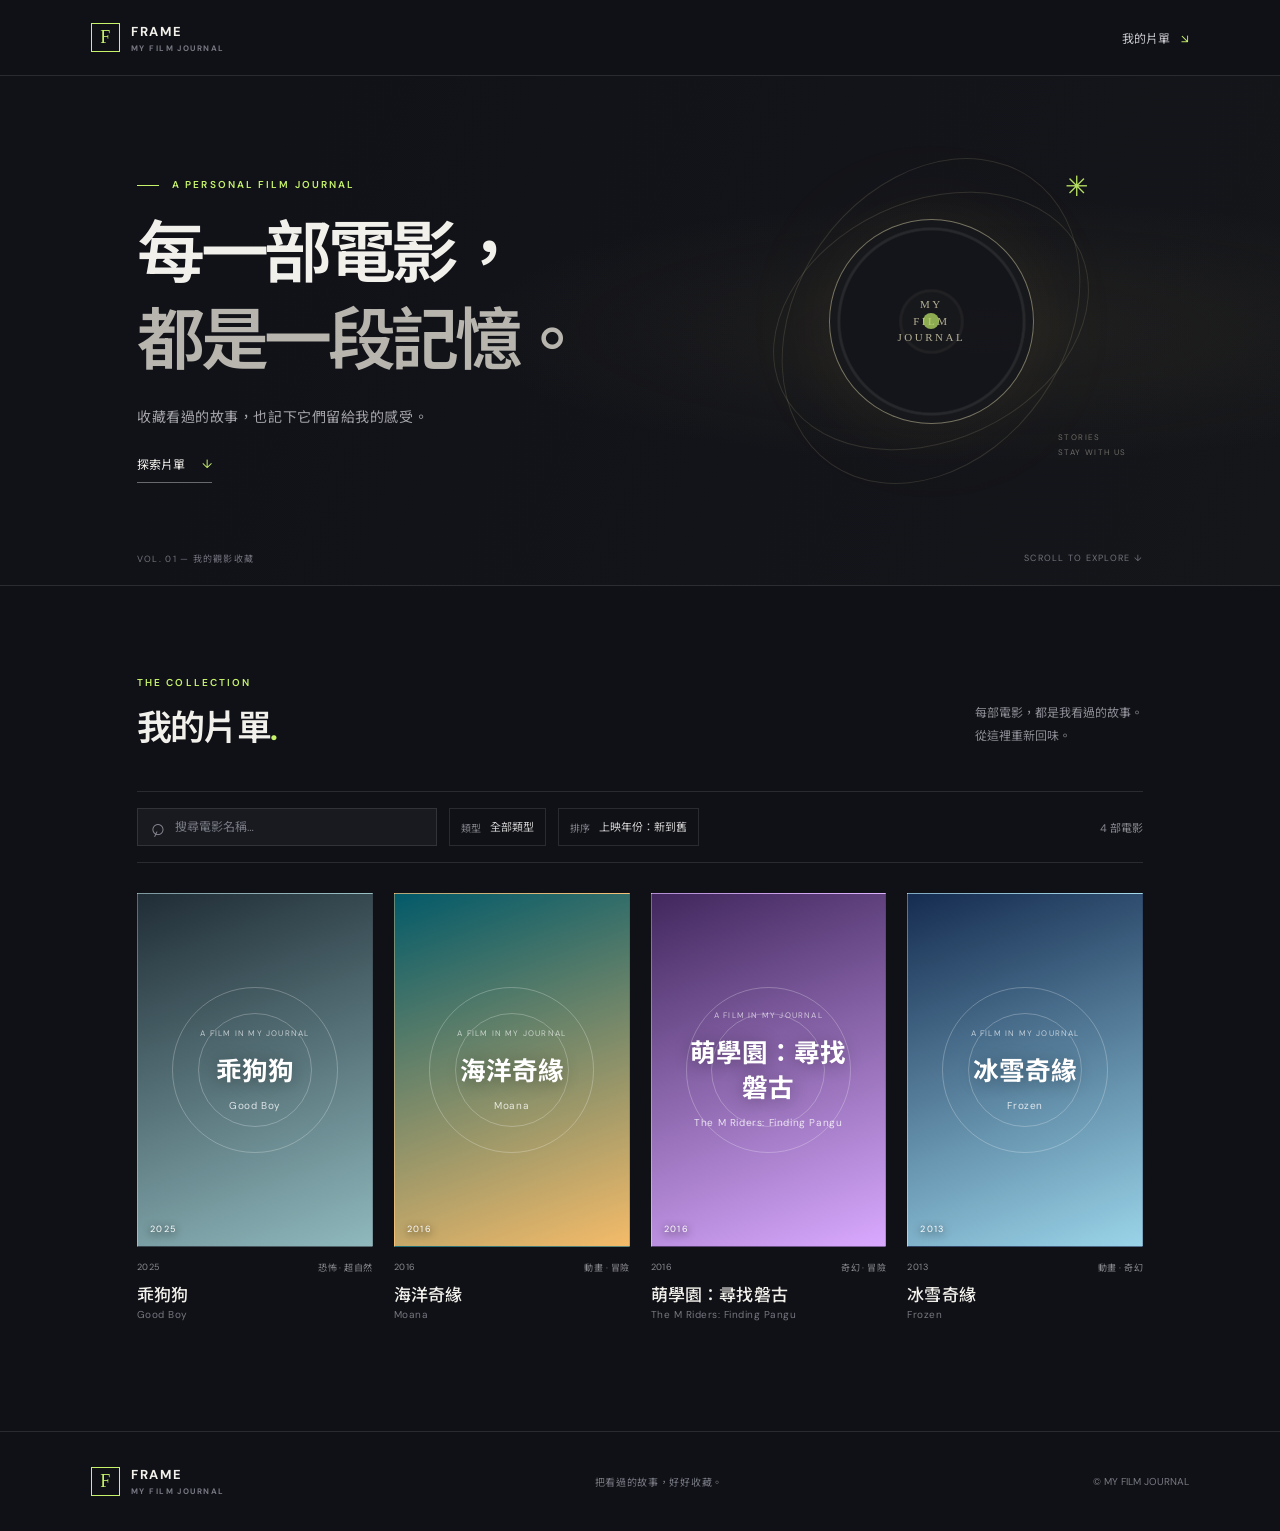
<file: index.html>
﻿<!doctype html>
<html lang="zh-Hant">
<head>
  <meta charset="utf-8">
  <meta name="viewport" content="width=device-width, initial-scale=1">
  <meta name="theme-color" content="#101116">
  <meta name="description" content="以海報卡片瀏覽電影，記錄每一段觀影感受。">
  <title>片單｜我的觀影筆記</title>
  <link rel="preconnect" href="https://fonts.googleapis.com">
  <link rel="preconnect" href="https://fonts.gstatic.com" crossorigin>
  <link href="https://fonts.googleapis.com/css2?family=DM+Sans:wght@400;500;600;700&family=Noto+Sans+TC:wght@400;500;600;700;800&display=swap" rel="stylesheet">
  <link rel="stylesheet" href="styles.css">
</head>
<body>
  <header class="topbar">
    <a class="brand" href="index.html" aria-label="回到我的片單首頁"><span class="brand-mark">F</span><span>FRAME <small>MY FILM JOURNAL</small></span></a>
    <a class="top-link" href="#collection">我的片單 <span aria-hidden="true">↘</span></a>
  </header>
  <main>
    <section class="hero">
      <div class="hero-copy">
        <p class="eyebrow"><span class="eyebrow-line"></span> A PERSONAL FILM JOURNAL</p>
        <h1>每一部電影，<br><em>都是一段記憶。</em></h1>
        <p class="hero-desc">收藏看過的故事，也記下它們留給我的感受。</p>
        <a class="hero-cta" href="#collection">探索片單 <span>↓</span></a>
      </div>
      <div class="hero-art" aria-hidden="true"><div class="orbit orbit-one"></div><div class="orbit orbit-two"></div><div class="hero-disc"><span>MY<br>FILM<br>JOURNAL</span><i></i></div><div class="hero-star">✳</div><div class="hero-note">STORIES<br>STAY WITH US</div></div>
      <div class="hero-bottom"><span>VOL. 01 — 我的觀影收藏</span><span>SCROLL TO EXPLORE ↓</span></div>
    </section>
    <section class="collection section-wrap" id="collection">
      <div class="section-heading"><div><p class="eyebrow">THE COLLECTION</p><h2>我的片單<span class="heading-dot">.</span></h2></div><p class="collection-note">每部電影，都是我看過的故事。<br>從這裡重新回味。</p></div>
      <div class="toolbar"><label class="search-box"><span aria-hidden="true">⌕</span><input id="search" type="search" placeholder="搜尋電影名稱…" aria-label="搜尋電影名稱"></label><label class="filter-wrap"><span>類型</span><select id="genre-filter" aria-label="依類型篩選"><option value="all">全部類型</option></select></label><label class="filter-wrap sort-wrap"><span>排序</span><select id="sort-order" aria-label="排序"><option value="newest">上映年份：新到舊</option><option value="oldest">上映年份：舊到新</option><option value="title">片名：A–Z</option></select></label><span class="result-count" id="result-count"></span></div>
      <div class="movie-grid" id="movie-grid" aria-live="polite"></div>
      <p class="empty-state" id="empty-state" hidden>找不到符合條件的電影，試試其他關鍵字或類型。</p>
    </section>
  </main>
  <footer class="footer"><a class="brand footer-brand" href="index.html"><span class="brand-mark">F</span><span>FRAME <small>MY FILM JOURNAL</small></span></a><p>把看過的故事，好好收藏。</p><span>© MY FILM JOURNAL</span></footer>
  <script src="data/movies.js"></script><script src="js/site.js"></script>
</body>
</html>
</file>
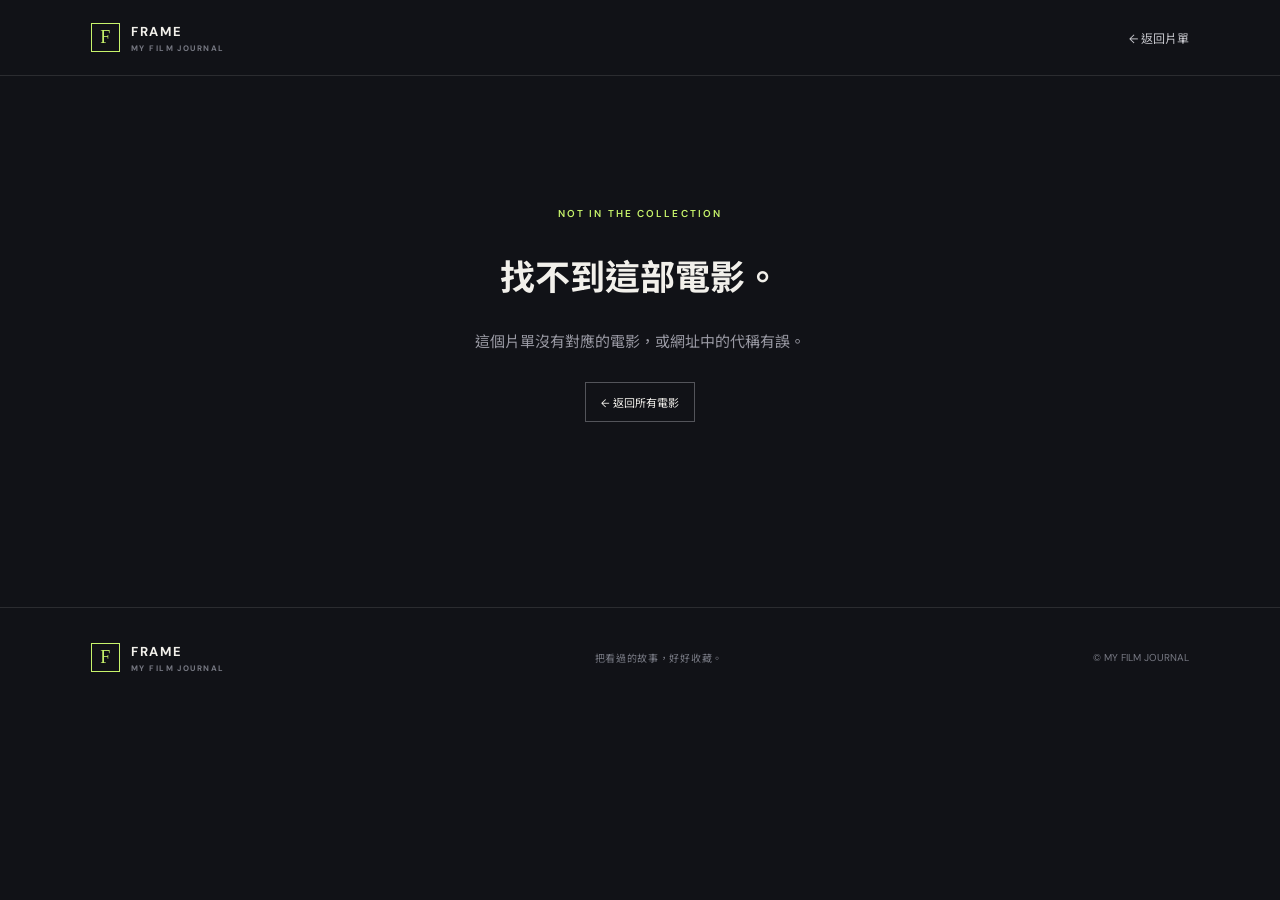
<file: movie.html>
﻿<!doctype html>
<html lang="zh-Hant">
<head>
  <meta charset="utf-8">
  <meta name="viewport" content="width=device-width, initial-scale=1">
  <meta name="theme-color" content="#101116">
  <title>電影資訊｜我的觀影筆記</title>
  <link rel="preconnect" href="https://fonts.googleapis.com"><link rel="preconnect" href="https://fonts.gstatic.com" crossorigin>
  <link href="https://fonts.googleapis.com/css2?family=DM+Sans:wght@400;500;600;700&family=Noto+Sans+TC:wght@400;500;600;700;800&display=swap" rel="stylesheet">
  <link rel="stylesheet" href="styles.css">
</head>
<body class="detail-body">
  <header class="topbar"><a class="brand" href="index.html"><span class="brand-mark">F</span><span>FRAME <small>MY FILM JOURNAL</small></span></a><a class="top-link" href="index.html">← 返回片單</a></header>
  <main id="movie-detail" class="detail-main"></main>
  <footer class="footer"><a class="brand footer-brand" href="index.html"><span class="brand-mark">F</span><span>FRAME <small>MY FILM JOURNAL</small></span></a><p>把看過的故事，好好收藏。</p><span>© MY FILM JOURNAL</span></footer>
  <script src="data/movies.js"></script><script src="js/site.js"></script>
</body>
</html>
</file>
<file: styles.css>
﻿:root{--ink:#f2f0eb;--muted:#9999a3;--bg:#101116;--panel:#17181f;--line:rgba(255,255,255,.11);--accent:#c7f36b;--font:"DM Sans","Noto Sans TC",sans-serif}*{box-sizing:border-box}html{scroll-behavior:smooth}body{margin:0;background:var(--bg);color:var(--ink);font-family:var(--font);font-size:15px;-webkit-font-smoothing:antialiased}a{color:inherit;text-decoration:none}.topbar{height:76px;padding:0 7.1%;display:flex;align-items:center;justify-content:space-between;border-bottom:1px solid var(--line)}.brand{display:flex;align-items:center;gap:11px;font-size:13px;font-weight:700;letter-spacing:.13em}.brand small{display:block;color:#777983;font-size:8px;letter-spacing:.18em;margin-top:3px}.brand-mark{width:29px;height:29px;border:1px solid var(--accent);color:var(--accent);display:grid;place-items:center;font-family:Georgia,serif;font-size:18px;font-weight:400;letter-spacing:0}.top-link{font-size:12px;color:#c8c8ce}.top-link span{color:var(--accent);padding-left:8px}.hero{min-height:510px;position:relative;overflow:hidden;padding:102px 10.7% 65px;border-bottom:1px solid var(--line);background:radial-gradient(ellipse at 77% 50%,rgba(121,112,70,.12),transparent 37%),linear-gradient(110deg,#111218 20%,#15161a 100%)}.hero-copy{position:relative;z-index:2}.eyebrow{font-size:10px;letter-spacing:.21em;color:var(--accent);font-weight:600;margin:0 0 20px}.eyebrow-line{display:inline-block;width:22px;height:1px;background:var(--accent);vertical-align:middle;margin-right:9px}.hero h1{font-size:clamp(39px,5.5vw,68px);letter-spacing:-.065em;line-height:1.28;margin:0;font-weight:600}.hero h1 em{font-style:normal;color:#b7b5ae}.hero-desc{margin:21px 0 28px;color:#a4a3aa;font-size:14px;letter-spacing:.04em}.hero-cta{display:inline-flex;align-items:center;gap:17px;border-bottom:1px solid #686970;padding:0 0 9px;font-size:12px}.hero-cta span{color:var(--accent)}.hero-art{position:absolute;width:390px;height:390px;top:50px;right:12%;display:grid;place-items:center;opacity:.9}.orbit{position:absolute;border:1px solid rgba(216,205,160,.16);border-radius:50%;transform:rotate(-25deg)}.orbit-one{width:330px;height:240px}.orbit-two{width:270px;height:350px;transform:rotate(35deg)}.hero-disc{width:205px;height:205px;border:1px solid rgba(226,216,173,.52);border-radius:50%;background:radial-gradient(circle at center,#17181c 0 20%,#222225 21% 22%,#14151a 23% 63%,#292a2d 64% 65%,#17181c 66%);display:grid;place-items:center;color:#c7c0a2;font:11px/1.5 Georgia,serif;letter-spacing:.23em;text-align:center;box-shadow:0 0 100px rgba(219,194,114,.09)}.hero-disc i{position:absolute;width:16px;height:16px;border-radius:50%;background:var(--accent);opacity:.75}.hero-star{position:absolute;right:38px;top:42px;color:var(--accent);font-size:28px}.hero-note{position:absolute;right:0;bottom:57px;color:#77756f;font-size:8px;line-height:1.8;letter-spacing:.17em}.hero-bottom{position:absolute;left:10.7%;right:10.7%;bottom:20px;display:flex;justify-content:space-between;color:#72727c;font-size:9px;letter-spacing:.14em}.section-wrap{padding:90px 10.7% 110px}.section-heading{display:flex;justify-content:space-between;align-items:end;margin-bottom:40px}.section-heading .eyebrow{margin-bottom:10px}.section-heading h2{margin:0;font-size:35px;letter-spacing:-.05em;font-weight:600}.heading-dot{color:var(--accent)}.collection-note{color:#8b8b94;font-size:12px;line-height:1.9;margin:0 0 3px}.toolbar{display:flex;align-items:center;gap:12px;border-top:1px solid var(--line);border-bottom:1px solid var(--line);padding:16px 0;margin-bottom:30px}.search-box{height:38px;max-width:300px;flex:1;display:flex;align-items:center;gap:9px;background:#191a20;border:1px solid var(--line);padding:0 12px;color:#868790}.search-box span{font-size:24px;line-height:1;transform:rotate(-20deg)}.search-box input{width:100%;border:0;outline:0;background:transparent;color:var(--ink);font:inherit;font-size:12px}.search-box input::placeholder{color:#777983}.filter-wrap{height:38px;display:flex;align-items:center;gap:9px;padding:0 11px;border:1px solid var(--line);color:#81828b;font-size:10px}.filter-wrap select{appearance:none;border:0;outline:0;background:transparent;color:#d2d1d1;font:inherit;font-size:11px;cursor:pointer}.filter-wrap option{background:#17181f}.result-count{margin-left:auto;color:#888991;font-size:11px}.movie-grid{display:grid;grid-template-columns:repeat(4,minmax(0,1fr));gap:32px 21px}.movie-card{min-width:0;display:block;transition:transform .25s ease}.movie-card:hover{transform:translateY(-5px)}.poster-wrap{position:relative}.poster-frame{position:relative;overflow:hidden;aspect-ratio:2/3;background:linear-gradient(145deg,var(--poster-from),var(--poster-to));border:1px solid rgba(255,255,255,.1);isolation:isolate}.poster-frame img{position:absolute;z-index:1;width:100%;height:100%;object-fit:cover;inset:0;transition:transform .5s ease}.movie-card:hover .poster-frame img{transform:scale(1.035)}.poster-fallback{position:absolute;inset:0;display:flex;align-items:center;justify-content:center;flex-direction:column;text-align:center;padding:12%;background:linear-gradient(160deg,var(--poster-from),var(--poster-to));color:#fff}.poster-fallback:before,.poster-fallback:after{content:"";position:absolute;border:1px solid rgba(255,255,255,.25);border-radius:50%;width:70%;aspect-ratio:1}.poster-fallback:after{width:48%}.poster-fallback-kicker{font:8px var(--font);letter-spacing:.15em;opacity:.65;margin-bottom:17px}.poster-fallback strong{position:relative;z-index:1;font-size:clamp(19px,2vw,29px);line-height:1.35;text-shadow:0 2px 18px #0005}.poster-fallback small{position:relative;z-index:1;margin-top:10px;font:10px var(--font);letter-spacing:.06em;opacity:.8}.poster-year{position:absolute;z-index:2;left:12px;bottom:11px;font-size:9px;letter-spacing:.15em;color:#fff;text-shadow:0 2px 8px #000}.card-arrow{position:absolute;z-index:3;right:10px;top:10px;background:var(--accent);color:#171a15;width:30px;height:30px;display:grid;place-items:center;font-size:15px;opacity:0;transform:translate(-3px,3px);transition:.2s}.movie-card:hover .card-arrow,.movie-card:focus-visible .card-arrow{opacity:1;transform:none}.card-meta{display:flex;justify-content:space-between;gap:7px;margin-top:14px;color:#898991;font-size:9px;letter-spacing:.05em}.card-meta span:last-child{text-align:right}.movie-card h3{font-size:17px;font-weight:500;margin:7px 0 2px;letter-spacing:.01em}.card-original{margin:0;color:#767780;font-size:10px;letter-spacing:.05em}.empty-state{text-align:center;color:var(--muted);padding:50px 0}.footer{min-height:100px;padding:22px 7.1%;display:flex;align-items:center;justify-content:space-between;border-top:1px solid var(--line);color:#777983;font-size:10px}.footer-brand{color:var(--ink)}.footer p{margin:0;letter-spacing:.07em}.detail-body{background:#111217}.detail-main{max-width:1120px;margin:0 auto;padding:36px 6% 90px}.back-link{display:inline-block;color:#a4a4ac;font-size:11px;margin-bottom:35px}.back-link:hover,.detail-bottom a:hover{color:var(--accent)}.detail-hero{display:grid;grid-template-columns:minmax(190px,285px) 1fr;gap:8.5%;align-items:center;padding-bottom:62px;border-bottom:1px solid var(--line)}.detail-poster{max-width:285px;width:100%;box-shadow:0 20px 70px #0007}.poster-detail{aspect-ratio:2/3}.poster-detail .poster-fallback strong{font-size:30px}.detail-heading .eyebrow{margin-bottom:14px}.detail-heading h1{font-size:clamp(34px,5vw,57px);letter-spacing:-.055em;margin:0 0 6px;line-height:1.25}.original-title{font-size:13px;letter-spacing:.1em;color:#92929b;margin:0 0 22px}.detail-tags{display:flex;flex-wrap:wrap;gap:7px}.detail-tags span{border:1px solid #45464d;border-radius:20px;padding:5px 11px;color:#b8b8be;font-size:10px}.detail-lead{font-size:13px;color:#a4a4ac;line-height:1.9;margin:27px 0}.back-button{display:inline-flex;align-items:center;gap:18px;border:1px solid #53545a;padding:11px 15px;font-size:11px;transition:.2s}.back-button:hover{border-color:var(--accent);color:var(--accent)}.back-button span{color:var(--accent)}.detail-content{display:grid;grid-template-columns:minmax(0,1fr) 270px;gap:8%;padding-top:49px}.content-section{margin-bottom:45px}.content-section .eyebrow{margin-bottom:10px}.content-section h2,.personal-card h2{font-size:22px;letter-spacing:-.035em;margin:0 0 21px;font-weight:600}.facts-grid{display:grid;grid-template-columns:repeat(2,minmax(0,1fr));gap:0 22px;margin:0;border-top:1px solid var(--line)}.fact{padding:14px 0;border-bottom:1px solid var(--line)}.fact dt,.aside-label{color:#85858f;font-size:10px;letter-spacing:.08em;margin-bottom:6px}.fact dd{margin:0;font-size:12px;line-height:1.75;color:#e0dfe0}.body-copy{font-size:13px;line-height:2.1;color:#c2c1c6;margin:0;max-width:640px}.spoiler-note{font-size:10px;color:#73747d;margin-top:12px}.note-placeholder{padding:21px 22px;background:#191a20;border:1px solid var(--line)}.note-icon{color:var(--accent);font-size:18px}.note-placeholder p{margin:10px 0 6px;font-size:13px}.note-placeholder small{color:#888991;font-size:10px;line-height:1.8}.review-copy{white-space:normal}.spoiler-label{display:inline-block;margin-top:14px;border:1px solid #b27858;color:#e4b18d;padding:4px 8px;font-size:9px}.personal-card{align-self:start;background:#191a20;border:1px solid var(--line);padding:23px 21px}.personal-card .eyebrow{font-size:8px;margin-bottom:11px}.personal-card h2{font-size:17px;margin-bottom:20px}.rating-block{padding:17px 0;border-top:1px solid var(--line);border-bottom:1px solid var(--line)}.rating-block .aside-label,.watch-info .aside-label{display:block}.rating-value{display:block;font-size:31px;font-weight:500;margin:3px 0;color:var(--ink)}.rating-value span{font-size:12px;color:#898991}.rating-stars{font-size:12px;letter-spacing:.15em;color:var(--accent)}.muted-value{font-size:14px;color:#9999a3}.watch-info{padding:14px 0;border-bottom:1px solid var(--line)}.watch-info strong{font-size:12px;font-weight:500}.aside-hint{font-size:9px;line-height:1.8;color:#7e7f87;margin:16px 0 0}.detail-bottom{padding-top:28px;margin-top:20px;border-top:1px solid var(--line);display:flex;justify-content:space-between;color:#888991;font-size:10px}.not-found{padding:95px 0;text-align:center}.not-found .eyebrow{margin-bottom:14px}.not-found h1{font-size:35px}.not-found p:not(.eyebrow){color:#9999a3;margin-bottom:25px}.not-found .back-button{margin-top:5px}
@media(max-width:900px){.hero-art{right:3%;opacity:.55}.hero-copy{z-index:2}.movie-grid{grid-template-columns:repeat(3,minmax(0,1fr))}.detail-content{gap:5%;grid-template-columns:minmax(0,1fr) 235px}}
@media(max-width:650px){.topbar{height:64px;padding:0 6%}.hero{min-height:445px;padding:86px 7% 65px}.hero-art{width:260px;height:260px;right:-70px;top:72px;opacity:.28}.hero-disc{width:150px;height:150px}.orbit-one{width:240px;height:175px}.orbit-two{width:190px;height:260px}.hero-bottom{left:7%;right:7%;font-size:7px}.section-wrap{padding:64px 7% 78px}.section-heading{align-items:start;gap:18px;flex-direction:column;margin-bottom:27px}.section-heading h2{font-size:30px}.collection-note{font-size:11px}.toolbar{flex-wrap:wrap;gap:8px}.search-box{flex-basis:100%;max-width:none}.filter-wrap{flex:1;justify-content:space-between;padding:0 8px;gap:4px}.filter-wrap select{max-width:110px}.result-count{width:100%;text-align:right}.movie-grid{grid-template-columns:repeat(2,minmax(0,1fr));gap:28px 14px}.card-meta{font-size:8px}.movie-card h3{font-size:15px}.poster-fallback-kicker{font-size:6px}.footer{padding:22px 6%;gap:12px;flex-wrap:wrap}.footer p{order:3;width:100%}.footer>span:last-child{font-size:8px}.detail-main{padding:24px 6% 65px}.back-link{margin-bottom:23px}.detail-hero{grid-template-columns:105px 1fr;gap:22px;padding-bottom:37px;align-items:start}.detail-heading h1{font-size:29px}.detail-heading .eyebrow{font-size:8px;line-height:1.6}.original-title{font-size:10px;margin-bottom:13px}.detail-tags{gap:5px}.detail-tags span{font-size:8px;padding:4px 8px}.detail-lead{font-size:11px;line-height:1.8;margin:17px 0}.back-button{font-size:10px;padding:9px 10px}.detail-content{grid-template-columns:1fr;padding-top:37px}.content-section{margin-bottom:36px}.content-section h2{font-size:20px}.facts-grid{gap:0 12px}.fact dd{font-size:11px}.personal-card{grid-row:1}.detail-bottom{gap:15px;line-height:1.6}.detail-bottom span{text-align:right}}
@media(prefers-reduced-motion:reduce){html{scroll-behavior:auto}*,*:before,*:after{transition:none!important}}
</file>
